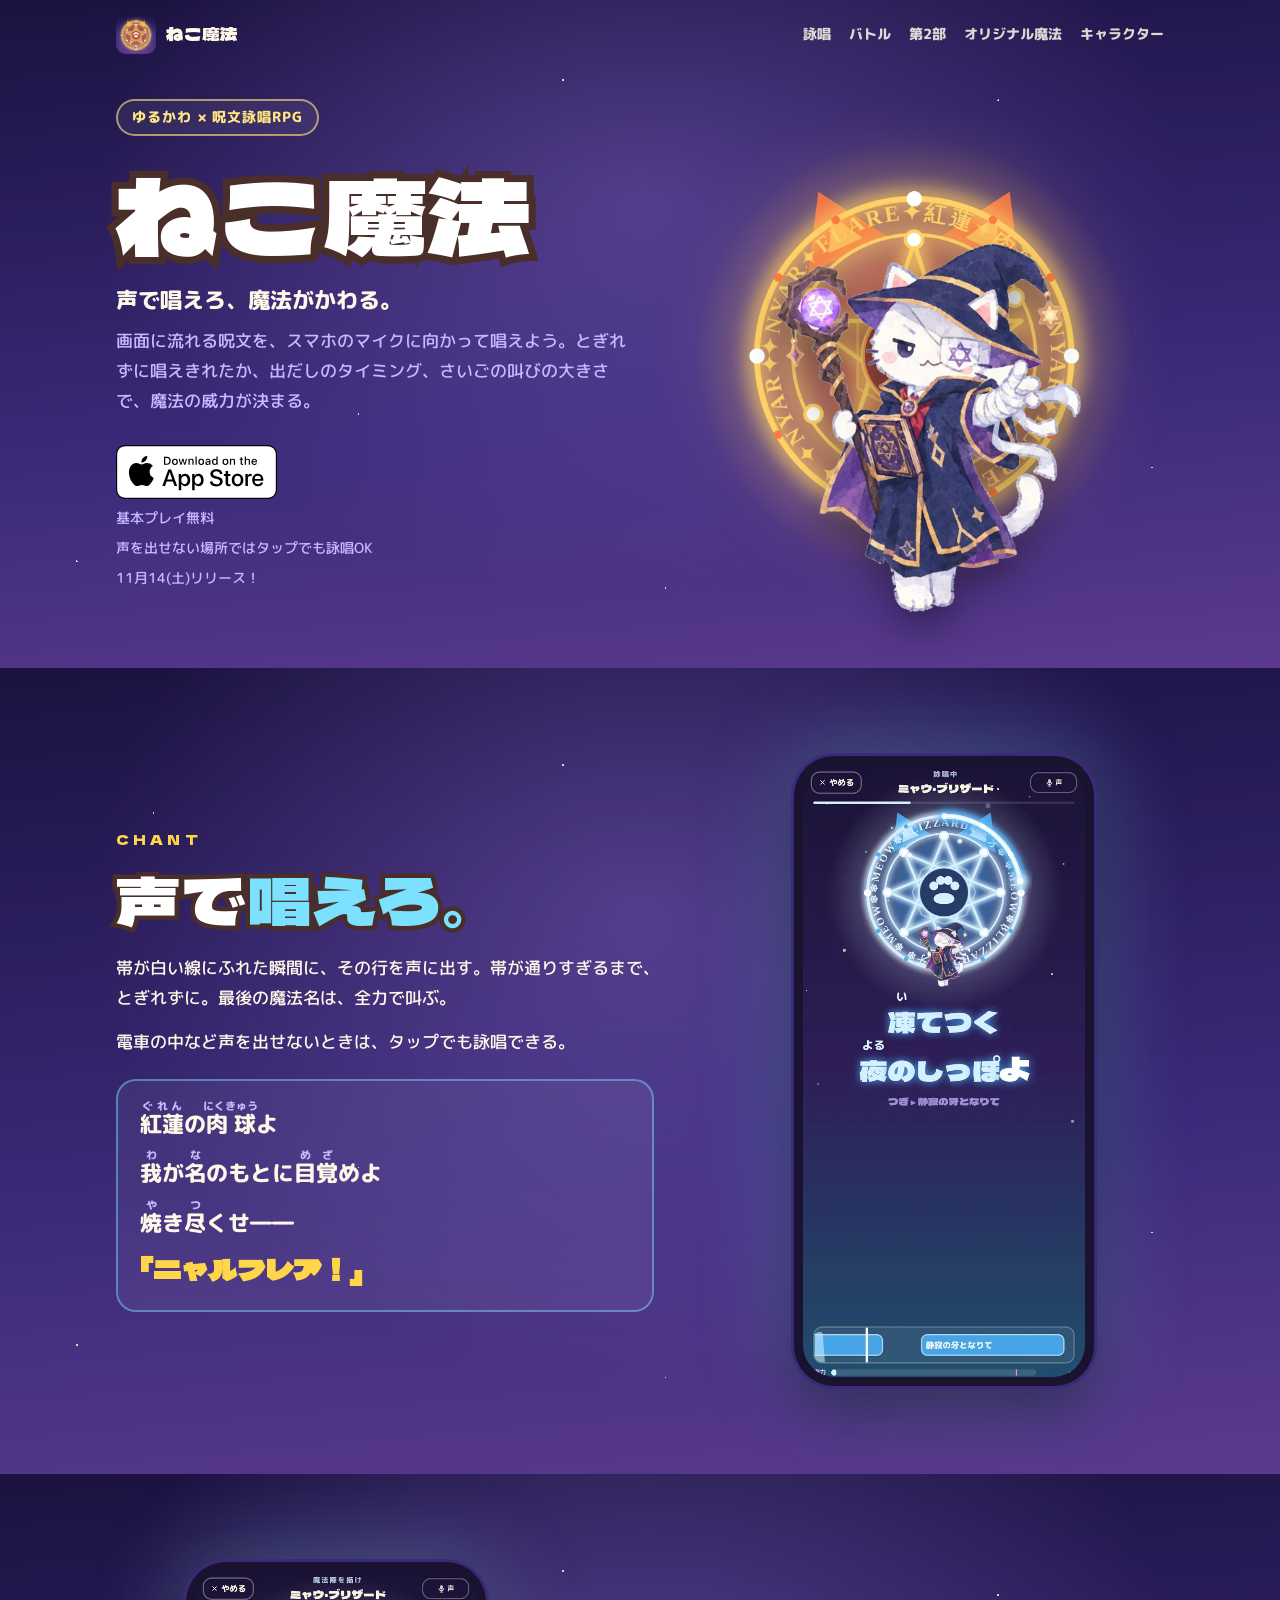
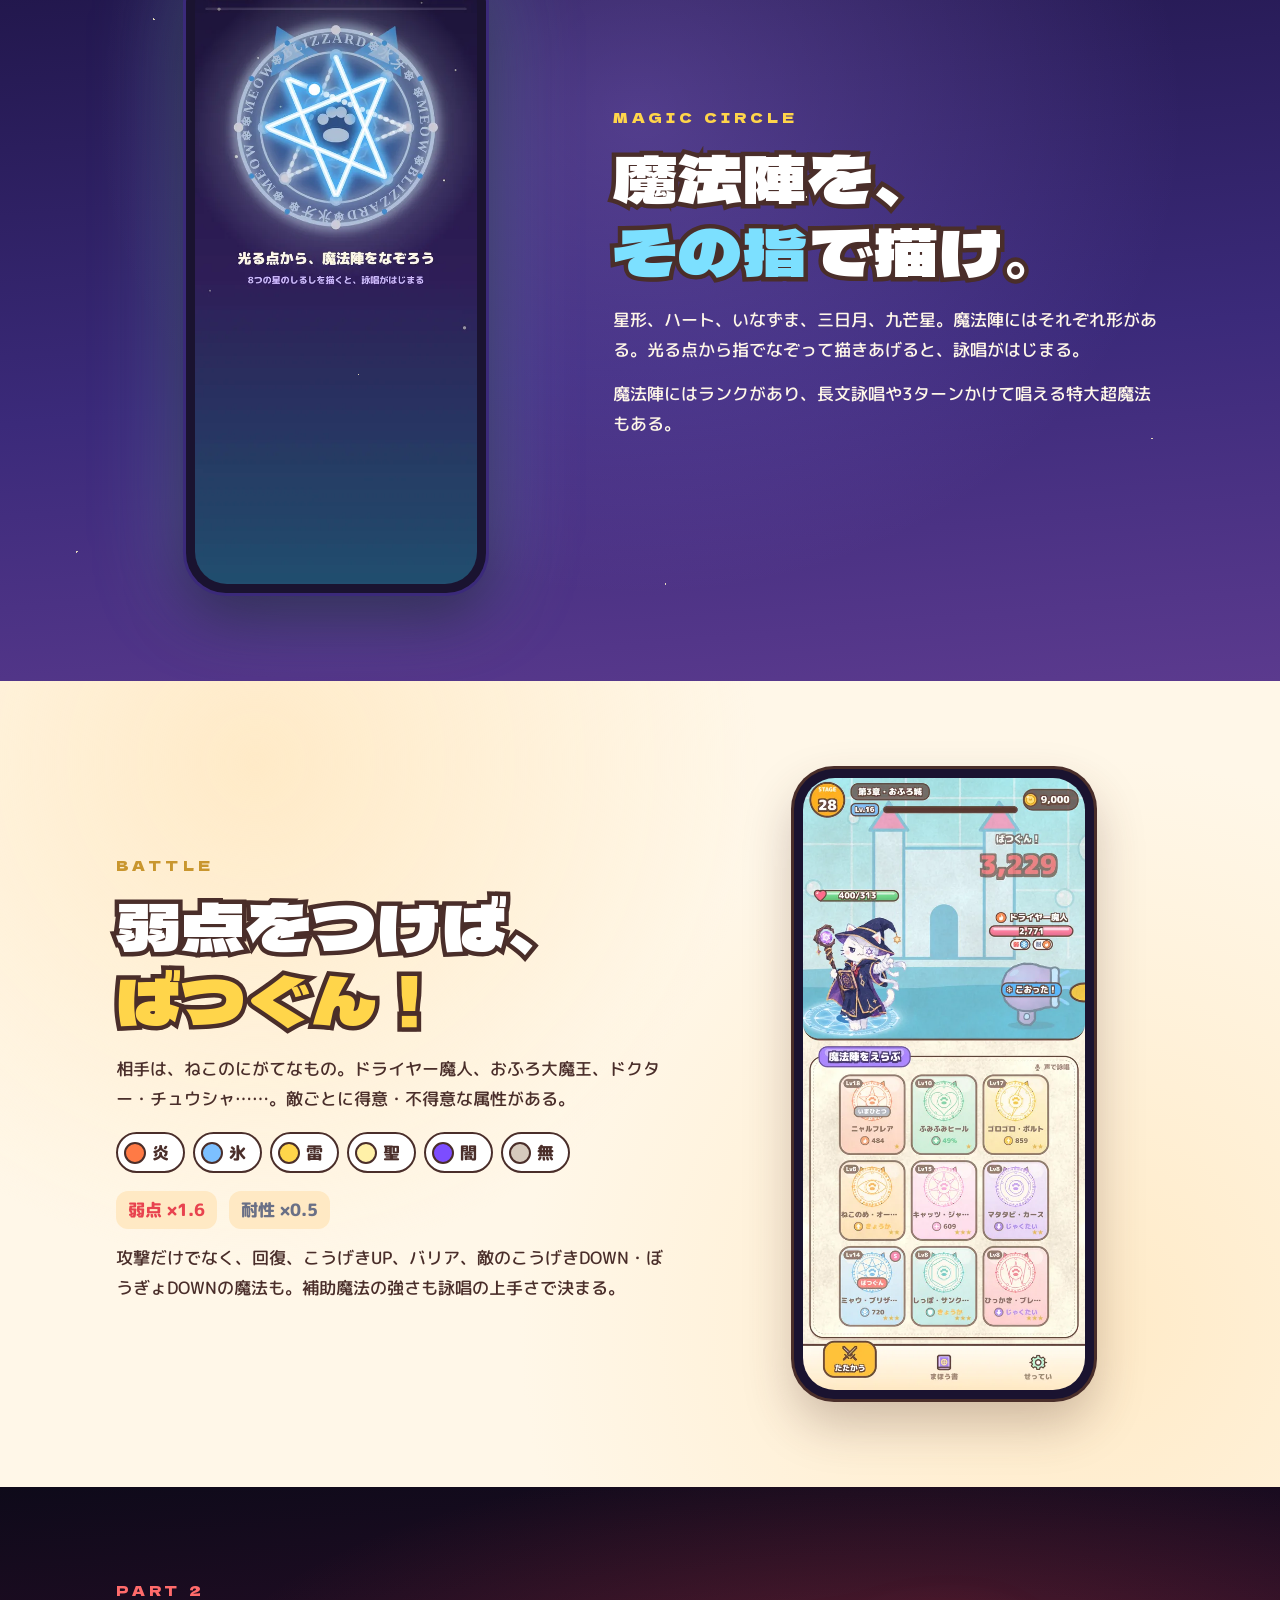
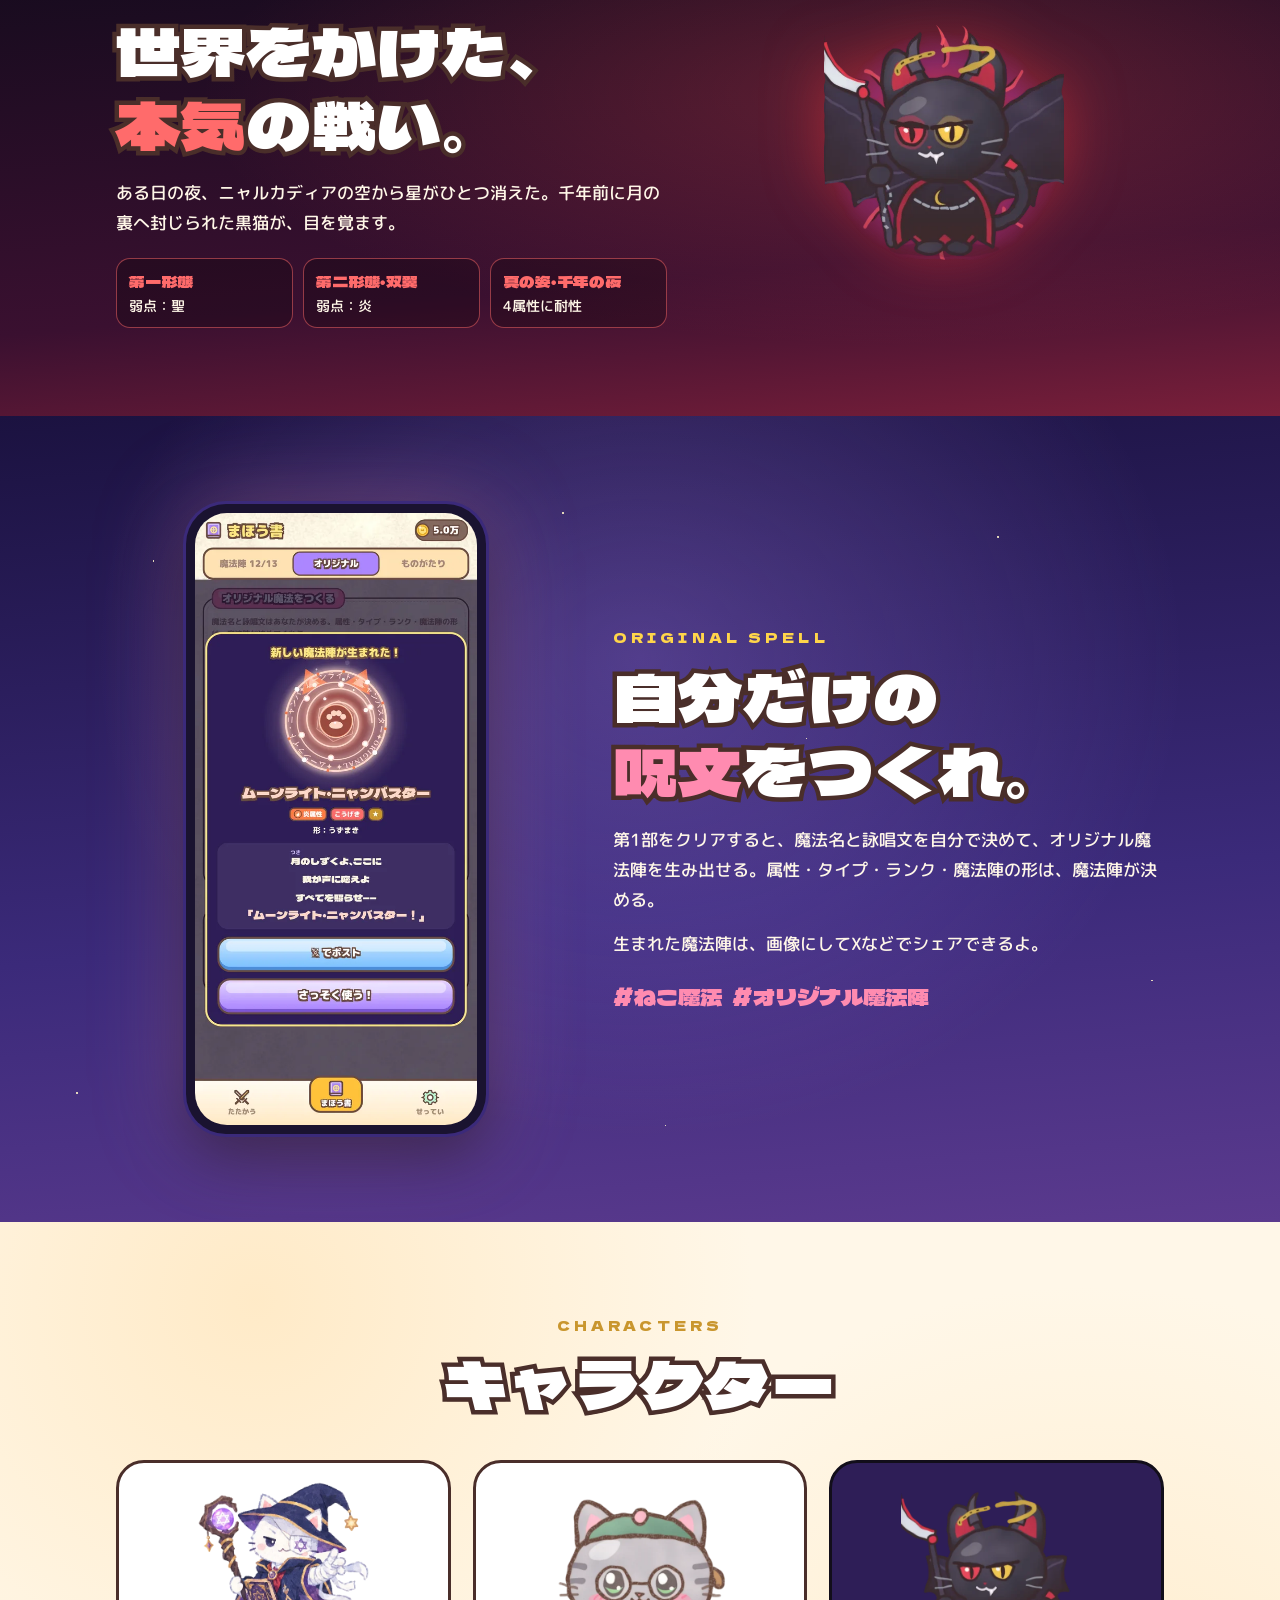
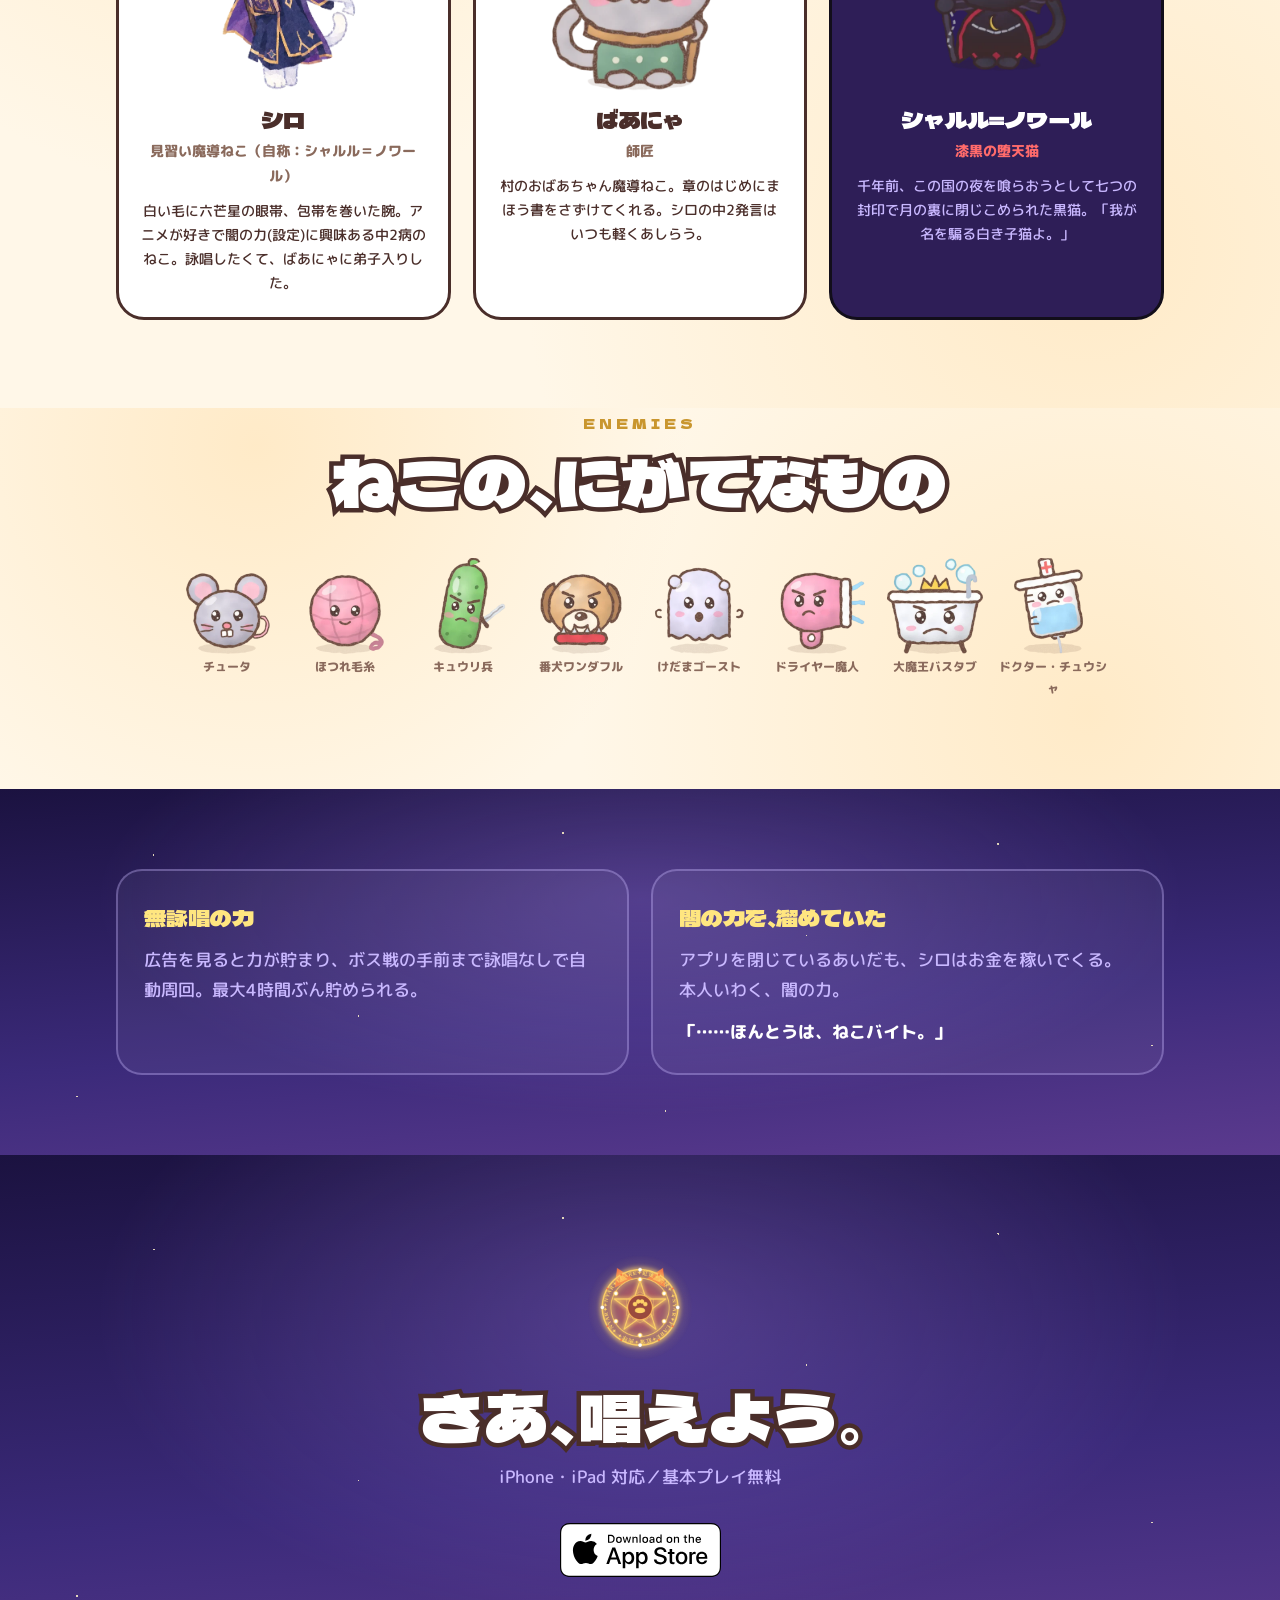
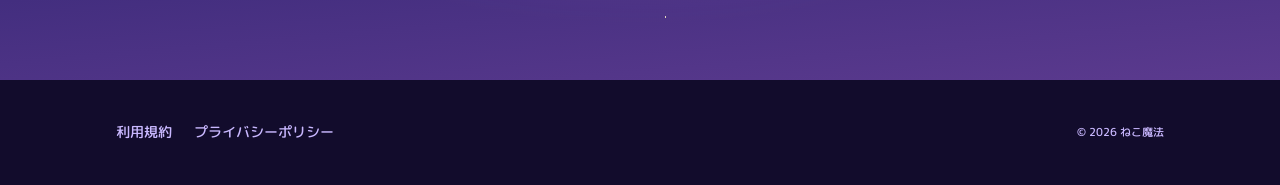
<file: index.html>
<!doctype html>
<html lang="ja">
<head>
<meta charset="utf-8">
<meta name="viewport" content="width=device-width, initial-scale=1, viewport-fit=cover">
<title>ねこ魔法 公式サイト</title>
<meta name="claude:viewport-fit-sides" content="cover">
<meta name="description" content="ゆるかわ×呪文詠唱RPG「ねこ魔法」。画面の呪文をマイクに向かって唱えると、声の強さとタイミングで魔法の威力が変わる。iPhone・iPhone Duo・iPad対応。">
<meta property="og:type" content="website">
<meta property="og:title" content="ねこ魔法｜ゆるかわ×呪文詠唱RPG">
<meta property="og:description" content="声で唱えろ、魔法がかわる。マイクで呪文を唱えて戦う、ねこの魔導士のRPG。">
<meta property="og:image" content="https://tttu732.github.io/neco-mahou/ogp.png">
<meta name="twitter:card" content="summary_large_image">
<link rel="icon" href="https://tttu732.github.io/neco-mahou/favicon.png">
<link rel="apple-touch-icon" href="https://tttu732.github.io/neco-mahou/apple-touch-icon.png">
<link rel="preconnect" href="https://fonts.googleapis.com">
<link rel="preconnect" href="https://fonts.gstatic.com" crossorigin>
<link rel="stylesheet" href="https://fonts.googleapis.com/css2?family=Dela+Gothic+One&family=M+PLUS+Rounded+1c:wght@500;800&display=swap">
<link rel="stylesheet" href="style.css">
</head>
<body>

<header class="top">
  <div class="wrap">
    <a class="brand" href="#top"><img src="https://tttu732.github.io/neco-mahou/icon.png" alt="">ねこ魔法</a>
    <nav aria-label="ページ内">
      <a href="#chant">詠唱</a>
      <a href="#battle">バトル</a>
      <a href="#final">第2部</a>
      <a href="#original">オリジナル魔法</a>
      <a href="#cast">キャラクター</a>
    </nav>
  </div>
</header>

<main id="top">
  <!-- ヒーロー -->
  <section class="sky hero">
    <div class="wrap">
      <div class="hero-copy">
        <span class="kicker">ゆるかわ × 呪文詠唱RPG</span>
        <h1 class="logo outline">ねこ魔法</h1>
        <p class="lead">声で唱えろ、魔法がかわる。</p>
        <p class="lead-sub">画面に流れる呪文を、スマホのマイクに向かって唱えよう。とぎれずに唱えきれたか、出だしのタイミング、さいごの叫びの大きさで、魔法の威力が決まる。</p>
        <div>
          <a href="https://apps.apple.com/jp/app/id6828928177">
            <img src="https://tttu732.github.io/neco-mahou/Download_on_the_App_Store_Badge_US-UK_RGB_wht_092917.svg" alt="App Storeで配信" width="161" height="60">
          </a>
          <span class="cta-note">基本プレイ無料<br>声を出せない場所ではタップでも詠唱OK<br>11月14(土)リリース！</span>
        </div>
      </div>
      <div class="hero-art" aria-hidden="true">
        <img class="circle" src="https://tttu732.github.io/neco-mahou/circle.webp" alt="">
        <img class="cat" src="https://tttu732.github.io/neco-mahou/shiro_cast.webp" alt="">
      </div>
    </div>
  </section>

  <!-- 詠唱 -->
  <section class="sky page" id="chant" style="--glow: rgba(124,224,255,.35); --accent: var(--sky)">
    <div class="wrap">
      <div>
        <span class="page-label">CHANT</span>
        <h2 class="outline">声で<em>唱えろ。</em></h2>
        <p>帯が白い線にふれた瞬間に、その行を声に出す。帯が通りすぎるまで、とぎれずに。最後の魔法名は、全力で叫ぶ。</p>
        <p>電車の中など声を出せないときは、タップでも詠唱できる。</p>
        <div class="chant" lang="ja">
          <ruby>紅蓮<rt>ぐれん</rt></ruby>の<ruby>肉球<rt>にくきゅう</rt></ruby>よ<br>
          <ruby>我<rt>わ</rt></ruby>が<ruby>名<rt>な</rt></ruby>のもとに<ruby>目覚<rt>めざ</rt></ruby>めよ<br>
          <ruby>焼<rt>や</rt></ruby>き<ruby>尽<rt>つ</rt></ruby>くせ――
          <span class="shout">「ニャルフレア！」</span>
        </div>
      </div>
      <div class="phone"><img src="https://tttu732.github.io/neco-mahou/ss_chant.webp" alt="詠唱画面。光る魔法陣の下に「凍てつく夜のしっぽよ」の呪文が大きく表示されている"></div>
    </div>
  </section>

  <!-- 魔法陣 -->
  <section class="sky page flip" style="--glow: rgba(159,232,255,.35); --accent: var(--sky)">
    <div class="wrap">
      <div>
        <span class="page-label">MAGIC CIRCLE</span>
        <h2 class="outline">魔法陣を、<br><em>その指</em>で描け。</h2>
        <p>星形、ハート、いなずま、三日月、九芒星。魔法陣にはそれぞれ形がある。光る点から指でなぞって描きあげると、詠唱がはじまる。</p>
        <p>魔法陣にはランクがあり、長文詠唱や3ターンかけて唱える特大超魔法もある。</p>
      </div>
      <div class="phone"><img src="https://tttu732.github.io/neco-mahou/ss_trace.webp" alt="魔法陣をなぞる画面。青く光る九芒星の魔法陣"></div>
    </div>
  </section>

  <!-- バトル -->
  <section class="paper page" id="battle">
    <div class="wrap">
      <div>
        <span class="page-label">BATTLE</span>
        <h2 class="outline" style="color:#fff">弱点をつけば、<br><em>ばつぐん！</em></h2>
        <p>相手は、ねこのにがてなもの。ドライヤー魔人、おふろ大魔王、ドクター・チュウシャ……。敵ごとに得意・不得意な属性がある。</p>
        <ul class="elems" aria-label="属性">
          <li><i style="--c:#ff7a45"></i>炎</li>
          <li><i style="--c:#7cc0ff"></i>氷</li>
          <li><i style="--c:#ffd54a"></i>雷</li>
          <li><i style="--c:#fff1a8"></i>聖</li>
          <li><i style="--c:#7c4dff"></i>闇</li>
          <li><i style="--c:#d6cabd"></i>無</li>
        </ul>
        <div class="ratio"><span class="w">弱点 ×1.6</span><span class="r">耐性 ×0.5</span></div>
        <p style="margin-top:14px">攻撃だけでなく、回復、こうげきUP、バリア、敵のこうげきDOWN・ぼうぎょDOWNの魔法も。補助魔法の強さも詠唱の上手さで決まる。</p>
      </div>
      <div class="phone"><img src="https://tttu732.github.io/neco-mahou/ss_battle.webp" alt="バトル画面。氷の魔法がドライヤー魔人にばつぐんのダメージを与えている"></div>
    </div>
  </section>

  <!-- 第2部 -->
  <section class="final page" id="final" style="--accent: var(--red)">
    <div class="wrap">
      <div>
        <span class="page-label" style="color:var(--red)">PART 2</span>
        <h2 class="outline">世界をかけた、<br><em>本気</em>の戦い。</h2>
        <p>ある日の夜、ニャルカディアの空から星がひとつ消えた。千年前に月の裏へ封じられた黒猫が、目を覚ます。</p>
        <ul class="forms">
          <li><b>第一形態</b>弱点：聖</li>
          <li><b>第二形態・双翼</b>弱点：炎</li>
          <li><b>真の姿・千年の夜</b>4属性に耐性</li>
        </ul>
      </div>
      <img class="noir" src="https://tttu732.github.io/neco-mahou/noir_true.webp" alt="漆黒の堕天猫シャルル＝ノワール。黒い翼と鎌をもつ黒猫">
    </div>
  </section>

  <!-- オリジナル魔法 -->
  <section class="sky page flip" id="original" style="--glow: rgba(255,158,208,.35); --accent: var(--rose)">
    <div class="wrap">
      <div>
        <span class="page-label">ORIGINAL SPELL</span>
        <h2 class="outline">自分だけの<br><em>呪文</em>をつくれ。</h2>
        <p>第1部をクリアすると、魔法名と詠唱文を自分で決めて、オリジナル魔法陣を生み出せる。属性・タイプ・ランク・魔法陣の形は、魔法陣が決める。</p>
        <p>生まれた魔法陣は、画像にしてXなどでシェアできるよ。</p>
        <div class="tags"><span>#ねこ魔法</span><span>#オリジナル魔法陣</span></div>
      </div>
      <div class="phone"><img src="https://tttu732.github.io/neco-mahou/ss_original.webp" alt="オリジナル魔法陣が生まれた画面。ムーンライト・ニャンバスターという魔法名と詠唱文"></div>
    </div>
  </section>

  <!-- キャラクター -->
  <section class="paper cast" id="cast">
    <div class="wrap">
      <div class="head"><span class="page-label">CHARACTERS</span></div>
      <h2 class="outline">キャラクター</h2>
      <div class="chars">
        <article class="char">
          <img src="https://tttu732.github.io/neco-mahou/shiro_smug.webp" alt="シロ。白い毛に六芒星の眼帯、星の帽子の魔導ねこ">
          <h3>シロ</h3>
          <span class="role">見習い魔導ねこ（自称：シャルル＝ノワール）</span>
          <p>白い毛に六芒星の眼帯、包帯を巻いた腕。アニメが好きで闇の力(設定)に興味ある中2病のねこ。詠唱したくて、ばあにゃに弟子入りした。</p>
        </article>
        <article class="char">
          <img src="https://tttu732.github.io/neco-mahou/baanya_idle.webp" alt="ばあにゃ。丸メガネとショールのおばあちゃんねこ">
          <h3>ばあにゃ</h3>
          <span class="role">師匠</span>
          <p>村のおばあちゃん魔導ねこ。章のはじめにまほう書をさずけてくれる。シロの中2発言はいつも軽くあしらう。</p>
        </article>
        <article class="char dark">
          <img src="https://tttu732.github.io/neco-mahou/noir_idle.webp" alt="シャルル＝ノワール。赤い目の黒猫">
          <h3>シャルル＝ノワール</h3>
          <span class="role">漆黒の堕天猫</span>
          <p>千年前、この国の夜を喰らおうとして七つの封印で月の裏に閉じこめられた黒猫。「我が名を騙る白き子猫よ。」</p>
        </article>
      </div>
    </div>
  </section>

  <section class="paper foes">
    <div class="wrap">
      <div class="head"><span class="page-label">ENEMIES</span></div>
      <h2 class="outline"><span class="nb">ねこの、</span><span class="nb">にがてなもの</span></h2>
      <div class="foe-row">
        <figure><img src="https://tttu732.github.io/neco-mahou/mouse_c9c3d6.webp" alt="">チュータ</figure>
        <figure><img src="https://tttu732.github.io/neco-mahou/yarn_ff9cb8.webp" alt="">ほつれ毛糸</figure>
        <figure><img src="https://tttu732.github.io/neco-mahou/cucumber_7dcb6a.webp" alt="">キュウリ兵</figure>
        <figure><img src="https://tttu732.github.io/neco-mahou/dog_e8b27a.webp" alt="">番犬ワンダフル</figure>
        <figure><img src="https://tttu732.github.io/neco-mahou/ghost_e9e4ff.webp" alt="">けだまゴースト</figure>
        <figure><img src="https://tttu732.github.io/neco-mahou/dryer_ff9cc2.webp" alt="">ドライヤー魔人</figure>
        <figure><img src="https://tttu732.github.io/neco-mahou/bath_f4f7ff.webp" alt="">大魔王バスタブ</figure>
        <figure><img src="https://tttu732.github.io/neco-mahou/vet_ffffff.webp" alt="">ドクター・チュウシャ</figure>
      </div>
    </div>
  </section>

  <!-- 小ネタ -->
  <section class="sky extras">
    <div class="wrap">
      <div class="extra">
        <h3>無詠唱の力</h3>
        <p>広告を見ると力が貯まり、ボス戦の手前まで詠唱なしで自動周回。最大4時間ぶん貯められる。</p>
      </div>
      <div class="extra">
        <h3>闇の力を、溜めていた</h3>
        <p>アプリを閉じているあいだも、シロはお金を稼いでくる。本人いわく、闇の力。</p>
        <q>……ほんとうは、ねこバイト。</q>
      </div>
    </div>
  </section>

  <section class="sky closing">
    <div class="wrap">
      <img class="circle-mini" src="https://tttu732.github.io/neco-mahou/circle.webp" alt="" aria-hidden="true">
      <h2 class="outline">さあ、唱えよう。</h2>
      <p>iPhone・iPad 対応／基本プレイ無料</p>
      <div class="cta">
        <a href="https://apps.apple.com/jp/app/id6828928177">
          <img src="https://tttu732.github.io/neco-mahou/Download_on_the_App_Store_Badge_US-UK_RGB_wht_092917.svg" alt="App Storeで配信" width="161" height="60">
        </a>
      </div>
    </div>
  </section>
</main>

<footer class="foot">
  <div class="wrap">
    <nav aria-label="サイト情報">
      <a href="https://tttu732.github.io/neco-mahou/terms.html">利用規約</a>
      <a href="https://tttu732.github.io/neco-mahou/privacy.html">プライバシーポリシー</a>
    </nav>
    <small>© 2026 ねこ魔法</small>
  </div>
</footer>
</body>
</html>
</file>
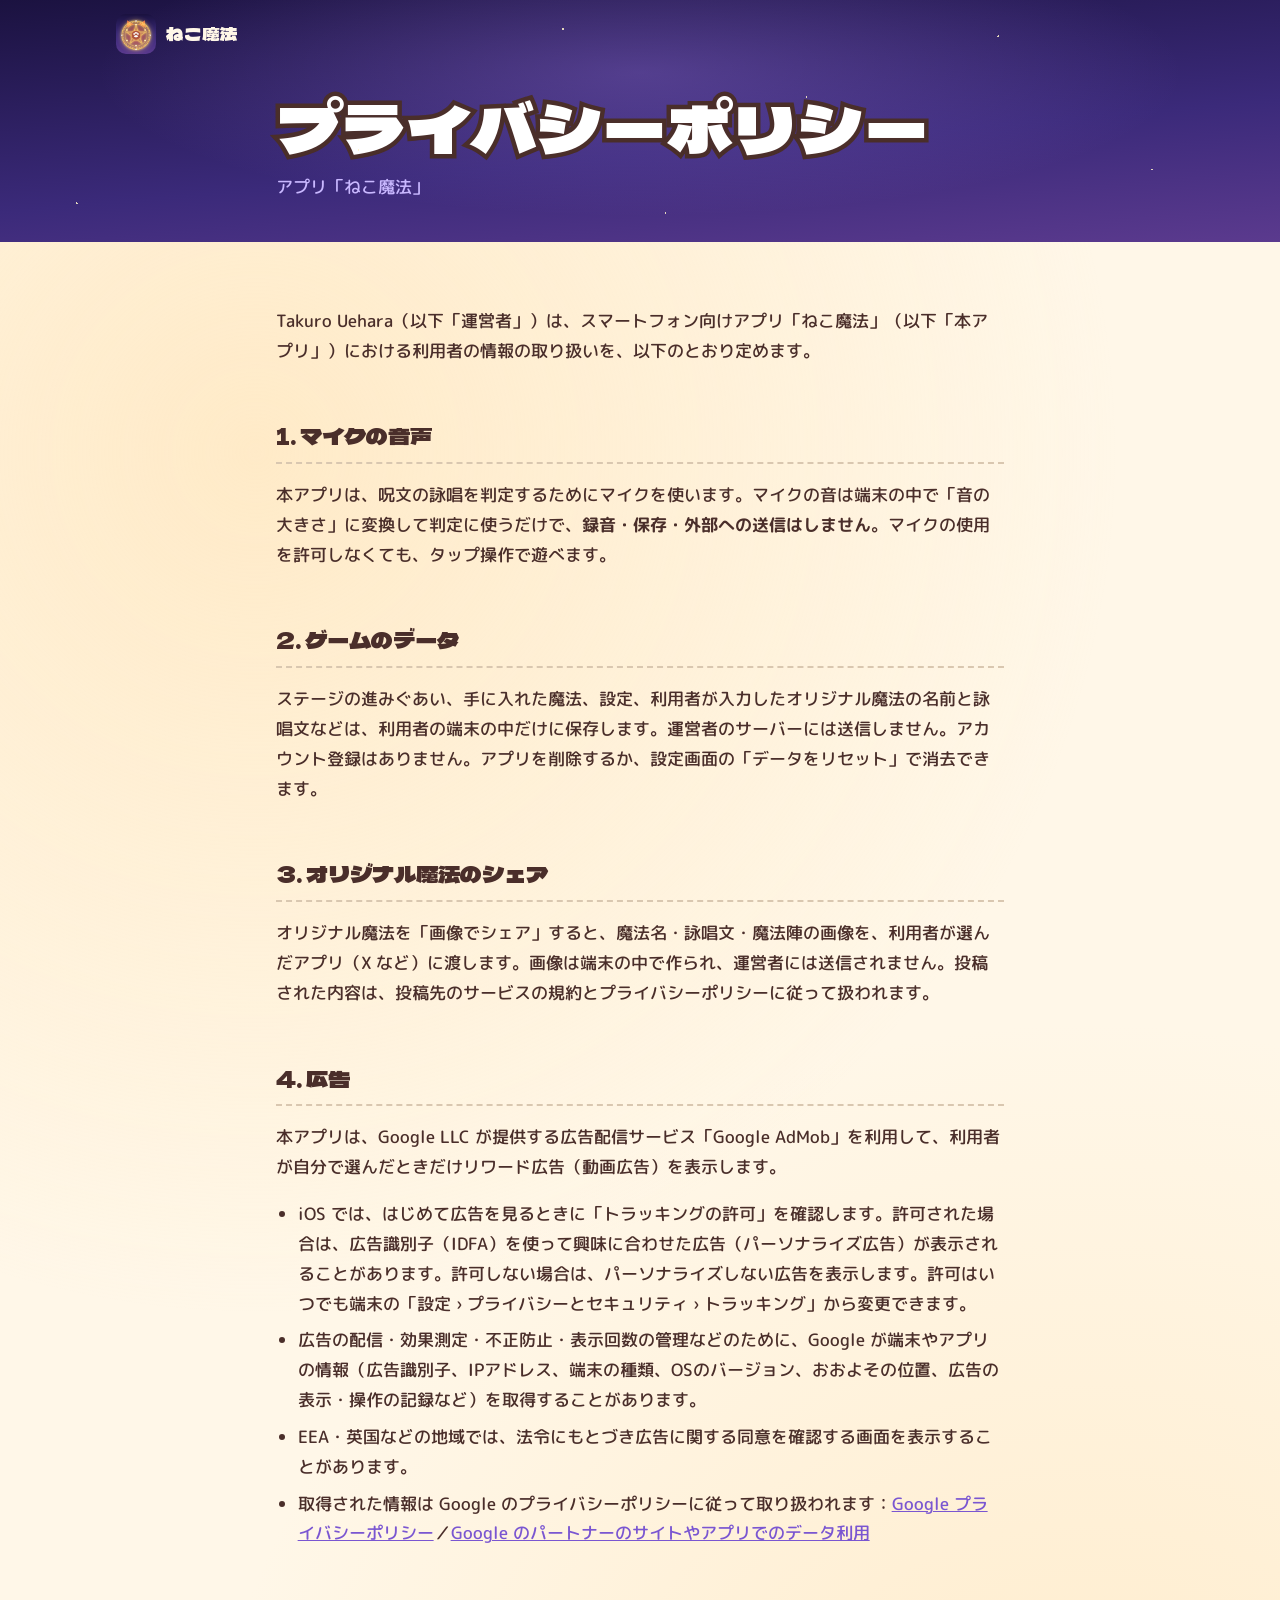
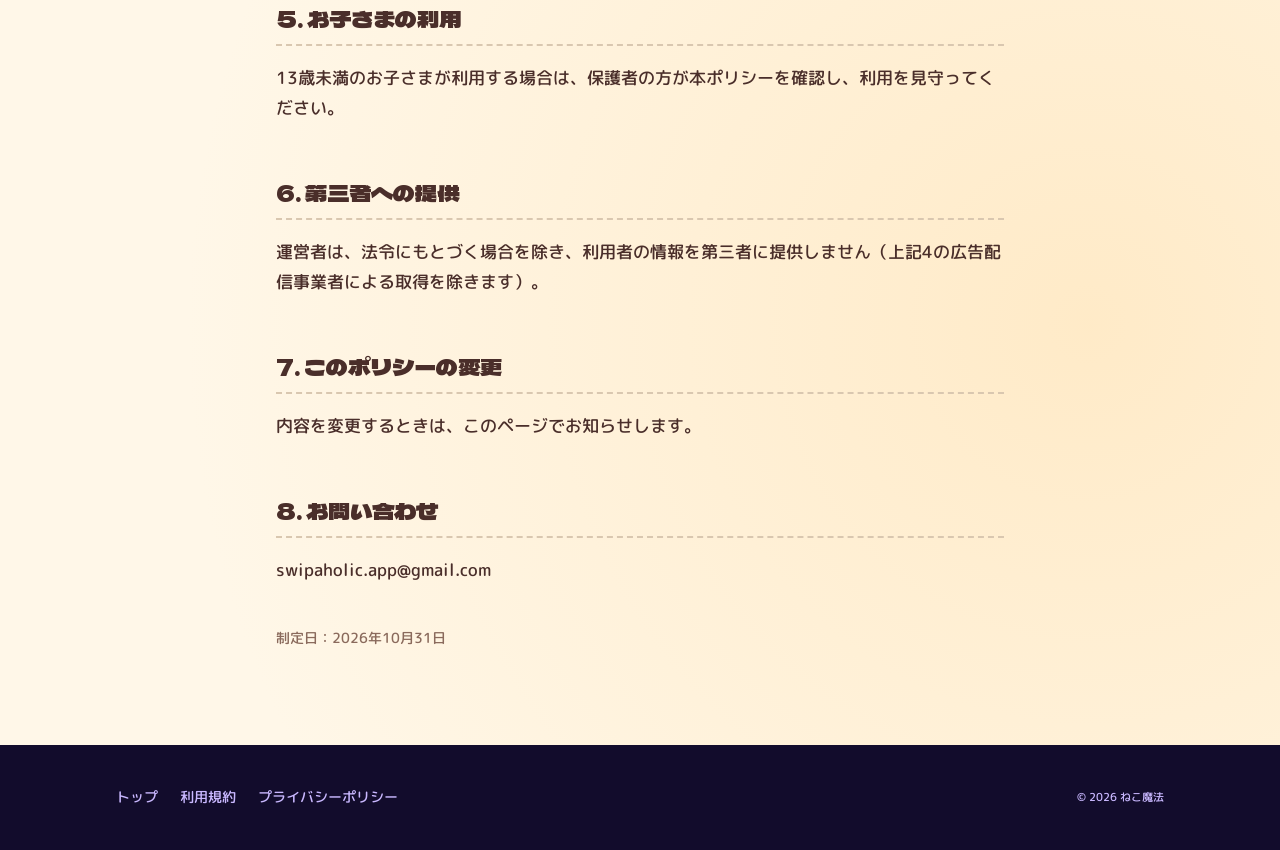
<file: privacy.html>
<!doctype html>
<html lang="ja">
<head>
<meta charset="utf-8">
<meta name="viewport" content="width=device-width, initial-scale=1, viewport-fit=cover">
<title>プライバシーポリシー｜ねこ魔法</title>
<meta name="claude:viewport-fit-sides" content="cover">
<link rel="icon" href="img/favicon.png">
<link rel="preconnect" href="https://fonts.googleapis.com">
<link rel="preconnect" href="https://fonts.gstatic.com" crossorigin>
<link rel="stylesheet" href="https://fonts.googleapis.com/css2?family=Dela+Gothic+One&family=M+PLUS+Rounded+1c:wght@500;800&display=swap">
<link rel="stylesheet" href="style.css">
</head>
<body>
<header class="top">
  <div class="wrap">
    <a class="brand" href="index.html"><img src="https://tttu732.github.io/neco-mahou/icon.png" alt="">ねこ魔法</a>
  </div>
</header>
<main>
<section class="sky doc-head">
  <div class="wrap" style="max-width:760px">
    <h1 class="outline">プライバシーポリシー</h1>
    <p>アプリ「ねこ魔法」</p>
  </div>
</section>
<section class="paper doc">
  <div class="wrap">
    <p>Takuro Uehara（以下「運営者」）は、スマートフォン向けアプリ「ねこ魔法」（以下「本アプリ」）における利用者の情報の取り扱いを、以下のとおり定めます。</p>

    <h2>1. マイクの音声</h2>
    <p>本アプリは、呪文の詠唱を判定するためにマイクを使います。マイクの音は端末の中で「音の大きさ」に変換して判定に使うだけで、<strong>録音・保存・外部への送信はしません</strong>。マイクの使用を許可しなくても、タップ操作で遊べます。</p>

    <h2>2. ゲームのデータ</h2>
    <p>ステージの進みぐあい、手に入れた魔法、設定、利用者が入力したオリジナル魔法の名前と詠唱文などは、利用者の端末の中だけに保存します。運営者のサーバーには送信しません。アカウント登録はありません。アプリを削除するか、設定画面の「データをリセット」で消去できます。</p>

    <h2>3. オリジナル魔法のシェア</h2>
    <p>オリジナル魔法を「画像でシェア」すると、魔法名・詠唱文・魔法陣の画像を、利用者が選んだアプリ（X など）に渡します。画像は端末の中で作られ、運営者には送信されません。投稿された内容は、投稿先のサービスの規約とプライバシーポリシーに従って扱われます。</p>

    <h2>4. 広告</h2>
    <p>本アプリは、Google LLC が提供する広告配信サービス「Google AdMob」を利用して、利用者が自分で選んだときだけリワード広告（動画広告）を表示します。</p>
    <ul>
      <li>iOS では、はじめて広告を見るときに「トラッキングの許可」を確認します。許可された場合は、広告識別子（IDFA）を使って興味に合わせた広告（パーソナライズ広告）が表示されることがあります。許可しない場合は、パーソナライズしない広告を表示します。許可はいつでも端末の「設定 › プライバシーとセキュリティ › トラッキング」から変更できます。</li>
      <li>広告の配信・効果測定・不正防止・表示回数の管理などのために、Google が端末やアプリの情報（広告識別子、IPアドレス、端末の種類、OSのバージョン、おおよその位置、広告の表示・操作の記録など）を取得することがあります。</li>
      <li>EEA・英国などの地域では、法令にもとづき広告に関する同意を確認する画面を表示することがあります。</li>
      <li>取得された情報は Google のプライバシーポリシーに従って取り扱われます：<a href="https://policies.google.com/privacy">Google プライバシーポリシー</a>／<a href="https://policies.google.com/technologies/partner-sites">Google のパートナーのサイトやアプリでのデータ利用</a></li>
    </ul>

    <h2>5. お子さまの利用</h2>
    <p>13歳未満のお子さまが利用する場合は、保護者の方が本ポリシーを確認し、利用を見守ってください。</p>

    <h2>6. 第三者への提供</h2>
    <p>運営者は、法令にもとづく場合を除き、利用者の情報を第三者に提供しません（上記4の広告配信事業者による取得を除きます）。</p>

    <h2>7. このポリシーの変更</h2>
    <p>内容を変更するときは、このページでお知らせします。</p>

    <h2>8. お問い合わせ</h2>
    <p>swipaholic.app@gmail.com</p>
    <p class="date">制定日：2026年10月31日</p>
  </div>
</section>
</main>
<footer class="foot">
  <div class="wrap">
    <nav aria-label="サイト情報">
      <a href="index.html">トップ</a>
      <a href="terms.html">利用規約</a>
      <a href="privacy.html">プライバシーポリシー</a>
    </nav>
    <small>© 2026 ねこ魔法</small>
  </div>
</footer>
</body>
</html>
</file>
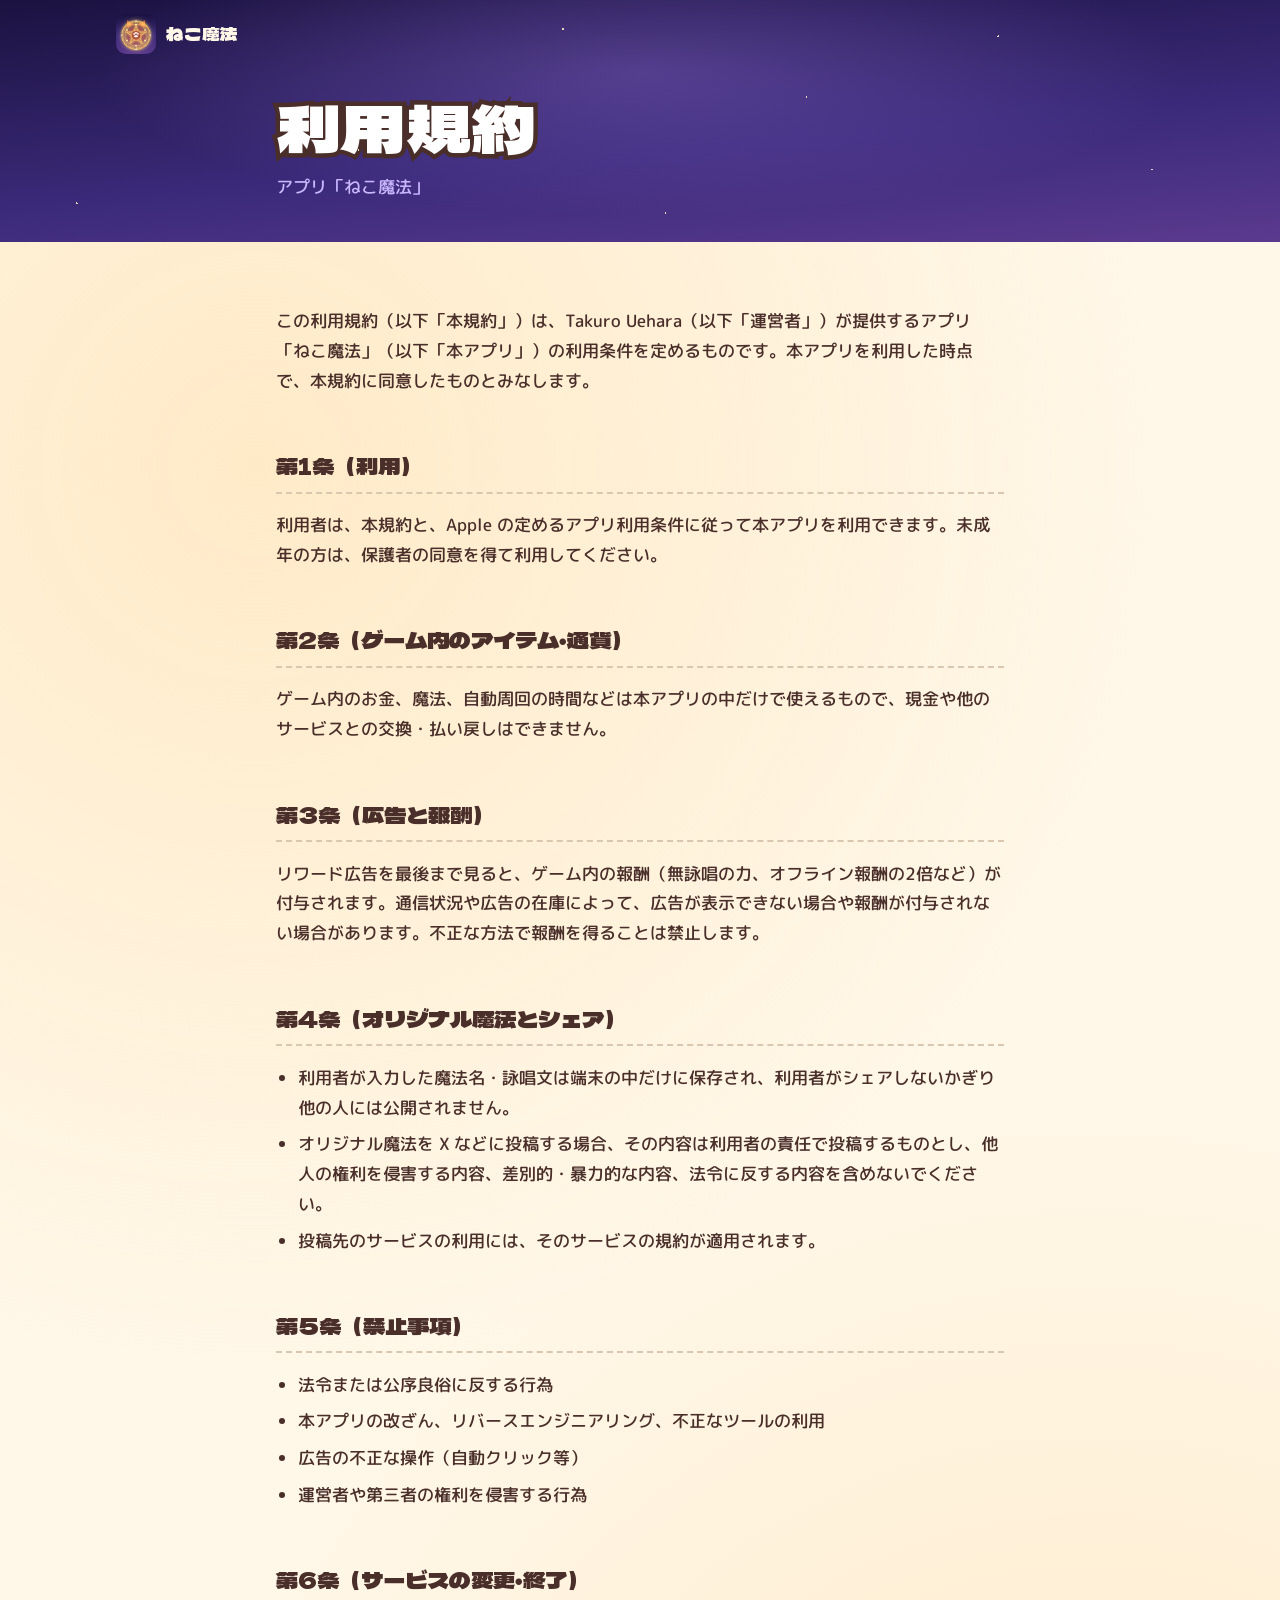
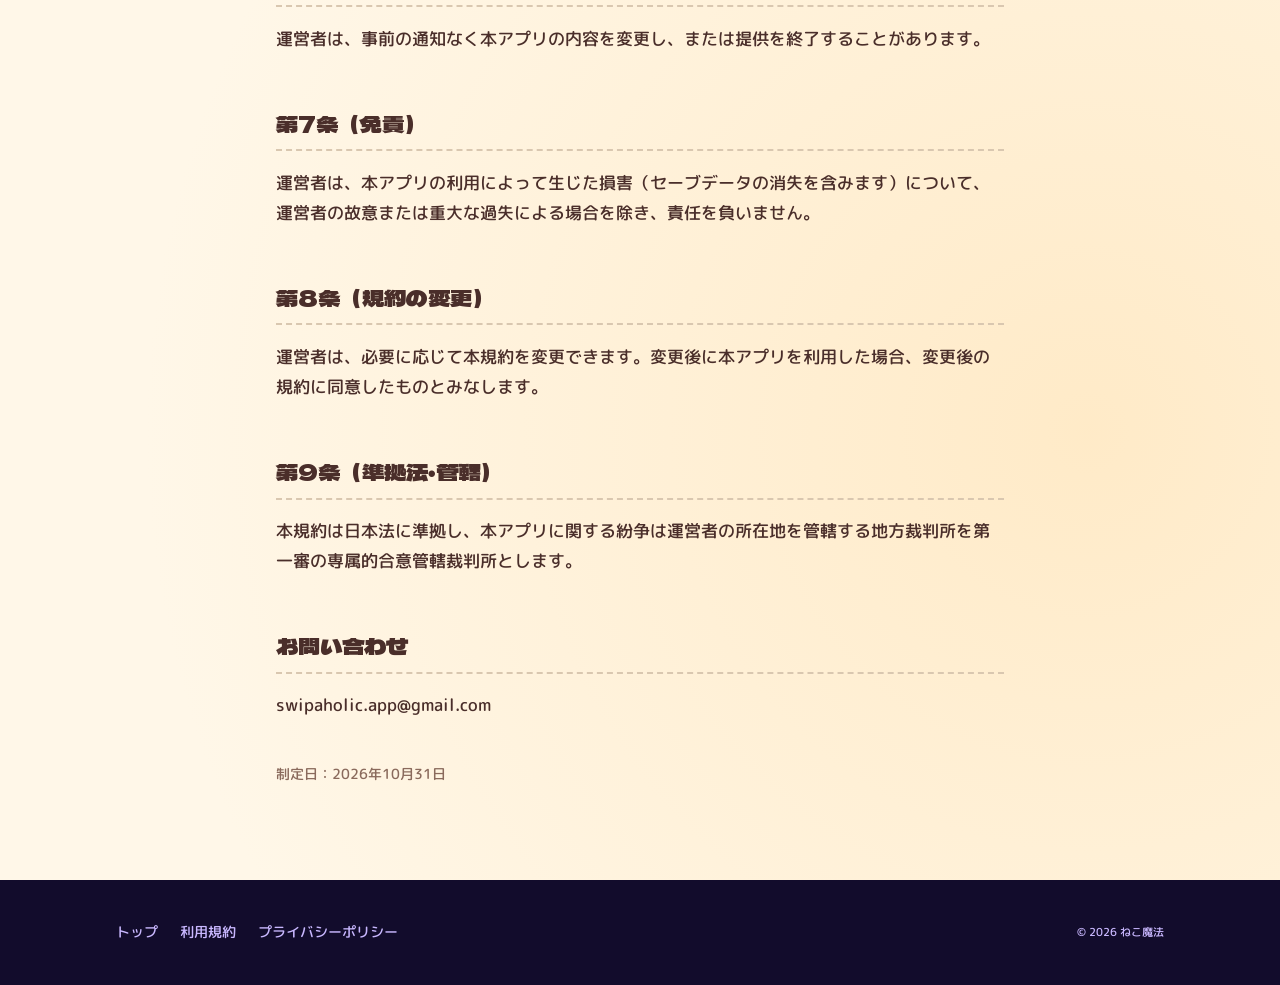
<file: terms.html>
<!doctype html>
<html lang="ja">
<head>
<meta charset="utf-8">
<meta name="viewport" content="width=device-width, initial-scale=1, viewport-fit=cover">
<title>利用規約｜ねこ魔法</title>
<meta name="claude:viewport-fit-sides" content="cover">
<link rel="icon" href="img/favicon.png">
<link rel="preconnect" href="https://fonts.googleapis.com">
<link rel="preconnect" href="https://fonts.gstatic.com" crossorigin>
<link rel="stylesheet" href="https://fonts.googleapis.com/css2?family=Dela+Gothic+One&family=M+PLUS+Rounded+1c:wght@500;800&display=swap">
<link rel="stylesheet" href="style.css">
</head>
<body>
<header class="top">
  <div class="wrap">
    <a class="brand" href="index.html"><img src="https://tttu732.github.io/neco-mahou/icon.png" alt="">ねこ魔法</a>
  </div>
</header>
<main>
<section class="sky doc-head">
  <div class="wrap" style="max-width:760px">
    <h1 class="outline">利用規約</h1>
    <p>アプリ「ねこ魔法」</p>
  </div>
</section>
<section class="paper doc">
  <div class="wrap">
    <p>この利用規約（以下「本規約」）は、Takuro Uehara（以下「運営者」）が提供するアプリ「ねこ魔法」（以下「本アプリ」）の利用条件を定めるものです。本アプリを利用した時点で、本規約に同意したものとみなします。</p>

    <h2>第1条（利用）</h2>
    <p>利用者は、本規約と、Apple の定めるアプリ利用条件に従って本アプリを利用できます。未成年の方は、保護者の同意を得て利用してください。</p>

    <h2>第2条（ゲーム内のアイテム・通貨）</h2>
    <p>ゲーム内のお金、魔法、自動周回の時間などは本アプリの中だけで使えるもので、現金や他のサービスとの交換・払い戻しはできません。</p>

    <h2>第3条（広告と報酬）</h2>
    <p>リワード広告を最後まで見ると、ゲーム内の報酬（無詠唱の力、オフライン報酬の2倍など）が付与されます。通信状況や広告の在庫によって、広告が表示できない場合や報酬が付与されない場合があります。不正な方法で報酬を得ることは禁止します。</p>

    <h2>第4条（オリジナル魔法とシェア）</h2>
    <ul>
      <li>利用者が入力した魔法名・詠唱文は端末の中だけに保存され、利用者がシェアしないかぎり他の人には公開されません。</li>
      <li>オリジナル魔法を X などに投稿する場合、その内容は利用者の責任で投稿するものとし、他人の権利を侵害する内容、差別的・暴力的な内容、法令に反する内容を含めないでください。</li>
      <li>投稿先のサービスの利用には、そのサービスの規約が適用されます。</li>
    </ul>

    <h2>第5条（禁止事項）</h2>
    <ul>
      <li>法令または公序良俗に反する行為</li>
      <li>本アプリの改ざん、リバースエンジニアリング、不正なツールの利用</li>
      <li>広告の不正な操作（自動クリック等）</li>
      <li>運営者や第三者の権利を侵害する行為</li>
    </ul>

    <h2>第6条（サービスの変更・終了）</h2>
    <p>運営者は、事前の通知なく本アプリの内容を変更し、または提供を終了することがあります。</p>

    <h2>第7条（免責）</h2>
    <p>運営者は、本アプリの利用によって生じた損害（セーブデータの消失を含みます）について、運営者の故意または重大な過失による場合を除き、責任を負いません。</p>

    <h2>第8条（規約の変更）</h2>
    <p>運営者は、必要に応じて本規約を変更できます。変更後に本アプリを利用した場合、変更後の規約に同意したものとみなします。</p>

    <h2>第9条（準拠法・管轄）</h2>
    <p>本規約は日本法に準拠し、本アプリに関する紛争は運営者の所在地を管轄する地方裁判所を第一審の専属的合意管轄裁判所とします。</p>

    <h2>お問い合わせ</h2>
    <p>swipaholic.app@gmail.com</p>
    <p class="date">制定日：2026年10月31日</p>
  </div>
</section>
</main>
<footer class="foot">
  <div class="wrap">
    <nav aria-label="サイト情報">
      <a href="index.html">トップ</a>
      <a href="terms.html">利用規約</a>
      <a href="privacy.html">プライバシーポリシー</a>
    </nav>
    <small>© 2026 ねこ魔法</small>
  </div>
</footer>
</body>
</html>
</file>
<file: style.css>
/* ねこ魔法 公式サイト
   レイアウト：夜にひらいた魔導書。夜空のページ（詠唱・魔法陣）と、紙のページ（バトル・キャラクター）を交互にめくっていく。
   ゲームと同じ書体（Dela Gothic One ／ M PLUS Rounded 1c）と、ゲームの線の色（こげ茶）で縁どる。 */
:root {
  --night: #1b1240;
  --night-2: #2e1e57;
  --violet: #7c4dff;
  --lilac: #c9b8ff;
  --gold: #ffd54a;
  --gold-soft: #ffe680;
  --paper: #fff7e8;
  --paper-2: #ffe9c4;
  --ink: #4a2e2a;
  --ink-sub: #8a6a5c;
  --rose: #ff8bb0;
  --sky: #7ce0ff;
  --red: #ff6b6b;
  --star: #fff4c8;
  --f-display: "Dela Gothic One", "Hiragino Maru Gothic ProN", "Hiragino Sans", sans-serif;
  --f-body: "M PLUS Rounded 1c", "Hiragino Maru Gothic ProN", "Hiragino Sans", "Yu Gothic", sans-serif;
  --step--1: clamp(0.8rem, 0.78rem + 0.1vw, 0.88rem);
  --step-0: clamp(0.95rem, 0.92rem + 0.15vw, 1.05rem);
  --step-1: clamp(1.15rem, 1.05rem + 0.5vw, 1.4rem);
  --step-2: clamp(1.6rem, 1.3rem + 1.4vw, 2.4rem);
  --step-3: clamp(2.2rem, 1.6rem + 3vw, 4rem);
  --step-4: clamp(3rem, 2rem + 6vw, 6.4rem);
  color-scheme: dark;
}
* { box-sizing: border-box; }
html { scroll-behavior: smooth; }
body {
  margin: 0;
  background: var(--night);
  color: var(--paper);
  font-family: var(--f-body);
  font-weight: 500;
  font-size: var(--step-0);
  line-height: 1.8;
  -webkit-font-smoothing: antialiased;
}
img { max-width: 100%; display: block; }
a { color: inherit; }
a:focus-visible, button:focus-visible { outline: 3px solid var(--gold); outline-offset: 3px; border-radius: 8px; }

.wrap {
  width: 100%;
  max-width: 1080px;
  margin: 0 auto;
  padding-left: max(16px, env(safe-area-inset-left, 0px));
  padding-right: max(16px, env(safe-area-inset-right, 0px));
}

/* 縁どり文字（ゲームのロゴと同じ：こげ茶の太いふち＋下に影） */
.outline {
  font-family: var(--f-display);
  font-weight: 400;
  -webkit-text-stroke: 0.14em var(--ink);
  paint-order: stroke fill;
  text-shadow: 0 0.07em 0 var(--ink);
  letter-spacing: 0.02em;
  line-height: 1.15;
  text-wrap: balance;
}

/* ---------- 夜空 ---------- */
.sky {
  position: relative;
  overflow: hidden;
  background: radial-gradient(ellipse at 50% 30%, rgba(180, 140, 255, 0.28), transparent 60%),
    linear-gradient(175deg, var(--night) 0%, #3b2a7a 60%, #5b3a8e 100%);
}
.sky::before {
  content: "";
  position: absolute;
  inset: 0;
  background-image: radial-gradient(1.6px 1.6px at 12% 18%, var(--star) 60%, transparent 61%),
    radial-gradient(1.2px 1.2px at 28% 62%, var(--star) 60%, transparent 61%),
    radial-gradient(2px 2px at 44% 12%, var(--star) 60%, transparent 61%),
    radial-gradient(1.3px 1.3px at 63% 40%, var(--star) 60%, transparent 61%),
    radial-gradient(1.8px 1.8px at 78% 15%, var(--star) 60%, transparent 61%),
    radial-gradient(1.2px 1.2px at 90% 70%, var(--star) 60%, transparent 61%),
    radial-gradient(1.5px 1.5px at 6% 84%, var(--star) 60%, transparent 61%),
    radial-gradient(1.2px 1.2px at 52% 88%, var(--star) 60%, transparent 61%);
  opacity: 0.85;
  pointer-events: none;
}

/* ---------- 紙 ---------- */
.paper {
  background: var(--paper);
  color: var(--ink);
  background-image: radial-gradient(circle at 20% 10%, rgba(255, 233, 196, 0.9), transparent 40%),
    radial-gradient(circle at 85% 80%, rgba(255, 233, 196, 0.9), transparent 45%);
}

/* ---------- ヘッダー ---------- */
.top {
  position: absolute;
  top: 0;
  left: 0;
  right: 0;
  z-index: 5;
  padding-top: calc(14px + env(safe-area-inset-top, 0px));
}
.top .wrap { display: flex; align-items: center; justify-content: space-between; gap: 12px; }
.brand { display: flex; align-items: center; gap: 10px; text-decoration: none; font-family: var(--f-display); font-size: 1.1rem; }
.brand img { width: 40px; height: 40px; border-radius: 10px; }
.top nav { display: flex; gap: 18px; font-weight: 800; font-size: var(--step--1); }
.top nav a { text-decoration: none; opacity: 0.85; }
.top nav a:hover { opacity: 1; color: var(--gold-soft); }

/* ---------- ヒーロー ---------- */
.hero { padding-block: calc(96px + env(safe-area-inset-top, 0px)) 72px; }
.hero .wrap { position: relative; display: grid; grid-template-columns: 1.05fr 1fr; align-items: center; gap: 24px; }
.hero-copy { position: relative; z-index: 2; min-width: 0; }
.kicker {
  display: inline-flex;
  align-items: center;
  gap: 8px;
  padding: 4px 14px;
  border: 2px solid rgba(255, 230, 128, 0.6);
  border-radius: 999px;
  color: var(--gold-soft);
  font-weight: 800;
  font-size: var(--step--1);
  letter-spacing: 0.08em;
  background: rgba(255, 255, 255, 0.06);
}
.logo { font-size: var(--step-4); margin: 18px 0 8px; color: #fff; }
.lead { font-size: var(--step-1); font-weight: 800; margin: 0 0 6px; }
.lead-sub { color: var(--lilac); margin: 0 0 26px; max-width: 32em; }
.cta { display: flex; flex-wrap: wrap; align-items: center; gap: 14px 18px; }
.store-btn {
  display: inline-flex;
  align-items: center;
  gap: 12px;
  padding: 10px 22px 10px 16px;
  border-radius: 14px;
  background: #000;
  color: #fff;
  text-decoration: none;
  border: 2px solid #a6a6a6;
  line-height: 1.15;
}
.store-btn svg { width: 30px; height: 30px; flex: none; }
.store-btn small { display: block; font-size: 0.72rem; font-weight: 500; }
.store-btn b { font-size: 1.25rem; font-weight: 800; letter-spacing: 0.01em; }
.store-btn:hover { border-color: var(--gold); }
.cta-note { font-size: var(--step--1); color: var(--lilac); }

.hero-art { position: relative; aspect-ratio: 1; max-width: 100%; }
.hero-art .circle { position: absolute; inset: 0; width: 100%; animation: spin 60s linear infinite; filter: drop-shadow(0 0 40px rgba(255, 190, 90, 0.45)); }
.hero-art .cat { position: absolute; width: 62%; left: 22%; bottom: -4%; animation: float 3.2s ease-in-out infinite; filter: drop-shadow(0 18px 18px rgba(0, 0, 0, 0.35)); }
@keyframes spin { to { transform: rotate(360deg); } }
@keyframes float { 50% { transform: translateY(-12px); } }

/* ---------- 特長（ページ） ---------- */
.page { padding-block: 88px; }
.page .wrap { display: grid; grid-template-columns: minmax(0, 1fr) minmax(0, 0.8fr); gap: 56px; align-items: center; }
.page.flip .wrap { grid-template-columns: minmax(0, 0.8fr) minmax(0, 1fr); }
.page.flip .phone { order: -1; }
.page-label {
  font-family: var(--f-display);
  font-size: var(--step--1);
  letter-spacing: 0.3em;
  color: var(--gold);
}
.paper .page-label { color: #c9962e; }
.page h2 { font-size: var(--step-3); margin: 8px 0 18px; color: #fff; }
.page h2 em { font-style: normal; color: var(--accent, var(--gold)); }
.page p { margin: 0 0 14px; max-width: 34em; }
.paper .page p { color: var(--ink); }

.phone {
  justify-self: center;
  width: min(300px, 80vw);
  border-radius: 40px;
  padding: 9px;
  background: #1a1330;
  box-shadow: 0 0 0 3px #3b2a7a, 0 24px 60px rgba(0, 0, 0, 0.45), 0 0 90px var(--glow, rgba(124, 224, 255, 0.3));
}
.phone img { border-radius: 32px; width: 100%; }
.paper .phone { box-shadow: 0 0 0 3px var(--ink), 0 24px 50px rgba(74, 46, 42, 0.28); }

/* 詠唱文：ゲームと同じく漢字にふりがな */
.chant {
  margin: 22px 0 6px;
  padding: 18px 22px;
  border-radius: 20px;
  border: 2px solid rgba(124, 224, 255, 0.45);
  background: rgba(255, 255, 255, 0.06);
  font-weight: 800;
  font-size: var(--step-1);
  line-height: 2.2;
  max-width: 24em;
}
.chant ruby rt { font-size: 0.5em; color: var(--lilac); font-weight: 800; }
.chant .shout { display: block; font-family: var(--f-display); color: var(--gold); font-size: 1.25em; line-height: 1.6; }
.meter { display: flex; gap: 6px; flex-wrap: wrap; font-size: var(--step--1); color: var(--lilac); margin-top: 10px; }
.meter span { border: 1.5px solid rgba(201, 184, 255, 0.5); border-radius: 999px; padding: 0 10px; }

/* 属性 */
.elems { display: flex; flex-wrap: wrap; gap: 8px; margin: 18px 0; padding: 0; list-style: none; }
.elems li {
  display: flex;
  align-items: center;
  gap: 6px;
  padding: 4px 14px 4px 6px;
  border-radius: 999px;
  border: 2.5px solid var(--ink);
  background: #fff;
  font-weight: 800;
  color: var(--ink);
}
.elems i { width: 22px; height: 22px; border-radius: 50%; border: 2px solid var(--ink); background: var(--c); }
.ratio { display: flex; gap: 12px; flex-wrap: wrap; font-weight: 800; }
.ratio span { background: var(--paper-2); border-radius: 12px; padding: 4px 12px; font-variant-numeric: tabular-nums; }
.ratio .w { color: #e8434f; }
.ratio .r { color: #6a7086; }

/* 最終決戦 */
.final { background: radial-gradient(ellipse at 70% 40%, rgba(255, 80, 80, 0.25), transparent 55%), linear-gradient(175deg, #0e0a1a, #3a1030 70%, #7a1f3a); }
.final .noir { width: min(240px, 60vw); justify-self: center; filter: drop-shadow(0 0 30px rgba(255, 60, 60, 0.45)); }
.forms { display: grid; grid-template-columns: repeat(3, minmax(0, 1fr)); gap: 10px; margin: 20px 0 0; padding: 0; list-style: none; }
.forms li { border: 1.5px solid rgba(255, 107, 107, 0.5); border-radius: 14px; padding: 10px 12px; background: rgba(0, 0, 0, 0.25); font-size: var(--step--1); line-height: 1.6; }
.forms b { display: block; color: var(--red); font-family: var(--f-display); font-weight: 400; font-size: 1rem; }

/* シェア */
.tags { display: flex; gap: 10px; flex-wrap: wrap; margin: 18px 0 0; }
.tags span { font-family: var(--f-display); color: var(--rose); font-size: var(--step-1); }

/* キャラクター */
.cast { padding-block: 88px; }
.cast h2, .foes h2 { font-size: var(--step-3); text-align: center; margin: 6px 0 40px; color: #fff; }
.cast .head, .foes .head { text-align: center; }
.chars { display: grid; grid-template-columns: repeat(3, minmax(0, 1fr)); gap: 22px; }
.char {
  background: #fff;
  border: 3px solid var(--ink);
  border-radius: 28px;
  padding: 18px 20px 22px;
  display: flex;
  flex-direction: column;
  align-items: center;
  text-align: center;
  min-width: 0;
}
.char img { height: 210px; width: auto; object-fit: contain; margin-bottom: 8px; }
.char h3 { margin: 0; font-family: var(--f-display); font-weight: 400; font-size: var(--step-1); color: var(--ink); }
.char .role { font-size: var(--step--1); color: var(--ink-sub); font-weight: 800; }
.char p { margin: 10px 0 0; font-size: var(--step--1); line-height: 1.75; color: var(--ink); }
.char.dark { background: var(--night-2); border-color: #120e1a; }
.char.dark h3 { color: #fff; }
.char.dark .role { color: var(--red); }
.char.dark p { color: var(--lilac); }

.foes { padding-block: 0 88px; }
.foe-row { display: flex; flex-wrap: wrap; justify-content: center; gap: 4px 6px; }
.foe-row figure { margin: 0; width: 112px; text-align: center; font-size: 0.78rem; font-weight: 800; color: var(--ink-sub); }
.foe-row img { width: 96px; height: 96px; object-fit: contain; margin: 0 auto 2px; }

/* 小ネタ */
.extras { padding-block: 80px; }
.extras .wrap { display: grid; grid-template-columns: repeat(2, minmax(0, 1fr)); gap: 22px; }
.extra { border: 2px solid rgba(201, 184, 255, 0.35); border-radius: 26px; padding: 26px; background: rgba(255, 255, 255, 0.05); min-width: 0; }
.extra h3 { font-family: var(--f-display); font-weight: 400; font-size: var(--step-1); margin: 0 0 8px; color: var(--gold-soft); }
.extra p { margin: 0; color: var(--lilac); }
.extra q { display: block; margin-top: 12px; color: #fff; font-weight: 800; quotes: "「" "」"; }

/* 最後のCTA */
.closing { padding-block: 90px 100px; text-align: center; }
.closing h2 { font-size: var(--step-3); margin: 0 0 10px; color: #fff; }
.closing p { color: var(--lilac); margin: 0 0 28px; }
.closing .cta { justify-content: center; }
.closing .circle-mini { width: 120px; margin: 0 auto 14px; animation: spin 40s linear infinite; }

/* フッター */
.foot { background: #120c2c; color: var(--lilac); font-size: var(--step--1); padding-block: 40px calc(40px + env(safe-area-inset-bottom, 0px)); }
.foot .wrap { display: flex; flex-wrap: wrap; justify-content: space-between; align-items: center; gap: 16px; }
.foot nav { display: flex; flex-wrap: wrap; gap: 8px 22px; }
.foot a { text-decoration: none; }
.foot a:hover { color: #fff; text-decoration: underline; }

/* ---------- 規約ページ ---------- */
.doc-head { padding-block: calc(90px + env(safe-area-inset-top, 0px)) 40px; }
.doc-head h1 { font-size: var(--step-3); margin: 0; color: #fff; }
.doc-head p { margin: 8px 0 0; color: var(--lilac); }
.doc { padding-block: 48px 80px; }
.doc .wrap { max-width: 760px; }
.doc h2 { font-family: var(--f-display); font-weight: 400; font-size: var(--step-1); color: var(--ink); margin: 2.2em 0 0.4em; padding-bottom: 6px; border-bottom: 2px dashed #d9c7b0; }
.doc p, .doc li { color: var(--ink); }
.doc ul { padding-left: 1.3em; }
.doc li { margin-bottom: 0.4em; }
.doc a { color: #7a56d1; }
.doc .date { margin-top: 3em; color: var(--ink-sub); font-size: var(--step--1); }
.doc .fill { background: #fff1b8; padding: 0 4px; border-radius: 4px; }

/* ---------- せまい画面 ---------- */
@media (max-width: 820px) {
  .hero .wrap, .page .wrap, .page.flip .wrap { grid-template-columns: minmax(0, 1fr); gap: 36px; }
  .page.flip .phone { order: 0; }
  .hero-art { width: min(420px, 100%); justify-self: center; }
  .chars { grid-template-columns: minmax(0, 1fr); }
  .extras .wrap { grid-template-columns: minmax(0, 1fr); }
  .top nav { display: none; }
}
@media (max-width: 480px) {
  .forms { grid-template-columns: minmax(0, 1fr); }
  .page, .cast { padding-block: 64px; }
}
@media (prefers-reduced-motion: reduce) {
  .hero-art .circle, .hero-art .cat, .closing .circle-mini { animation: none; }
  html { scroll-behavior: auto; }
}
.nb { display: inline-block; }
</file>
